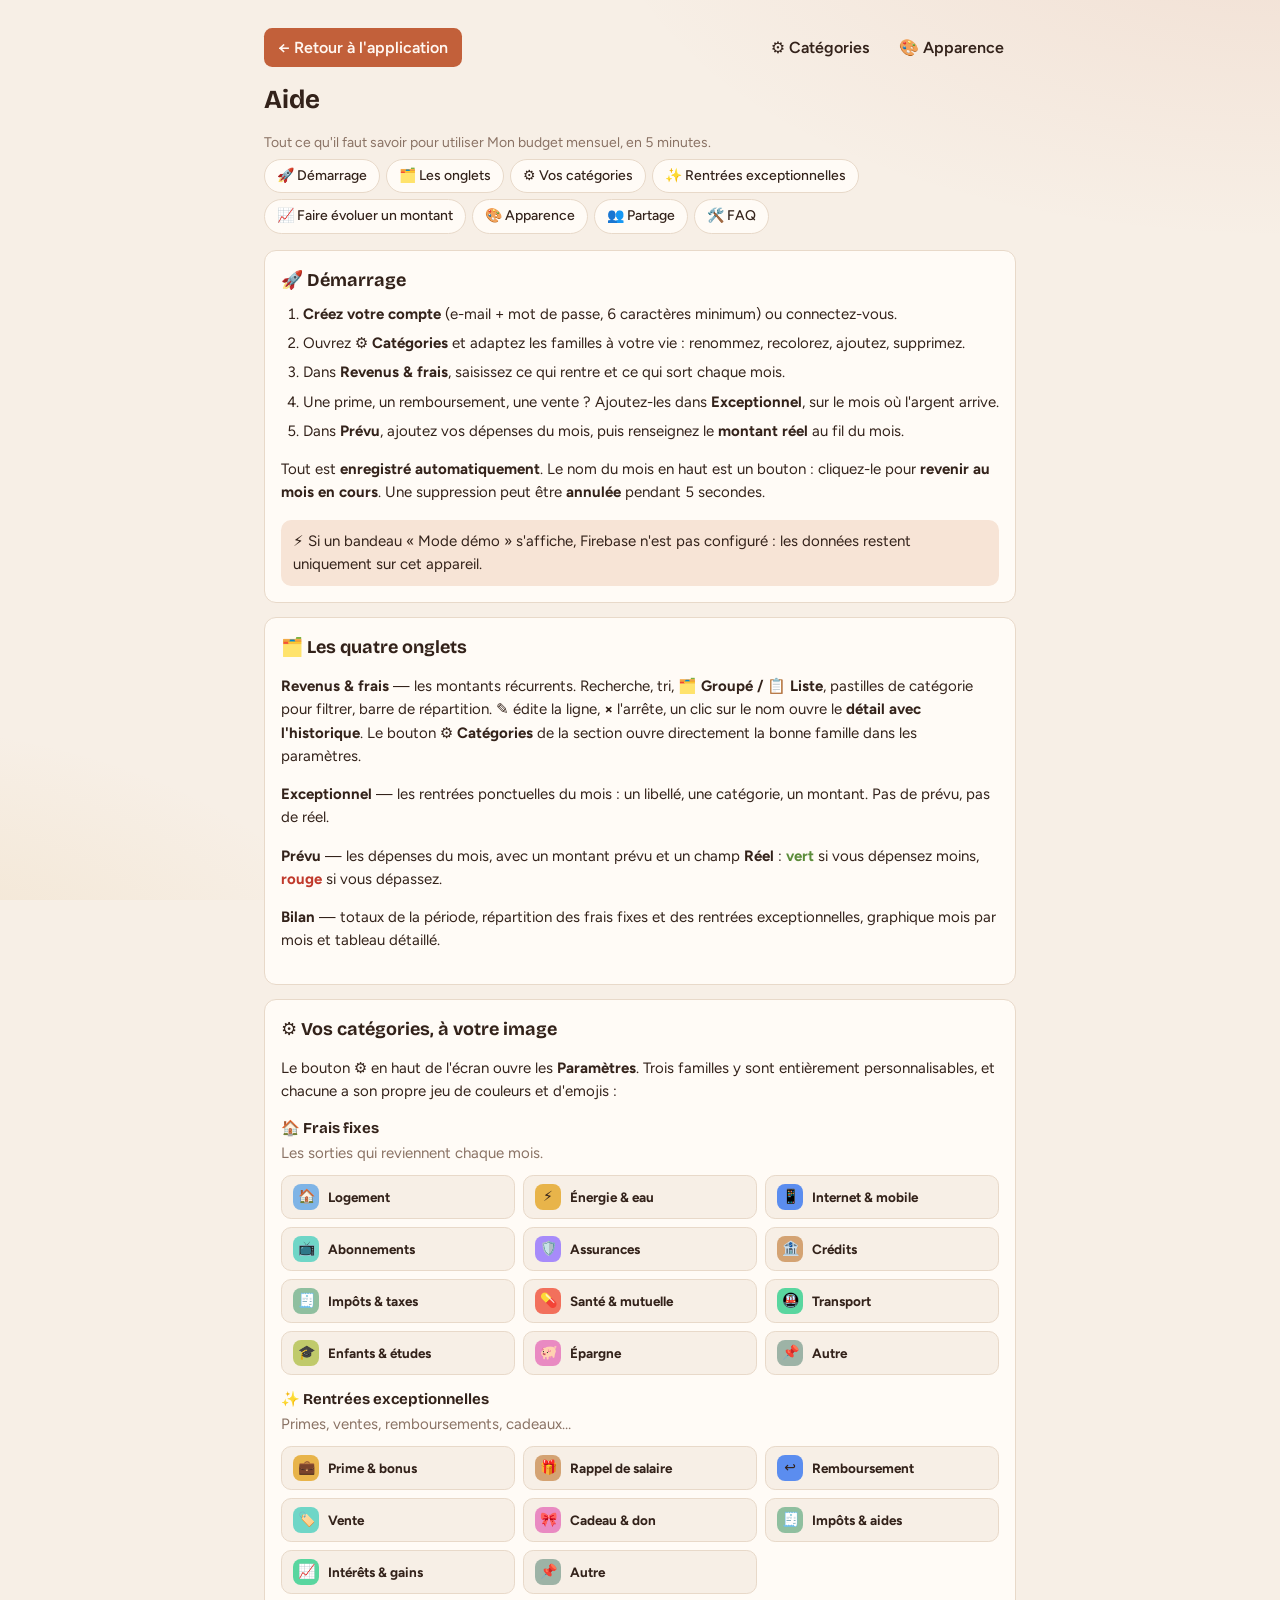
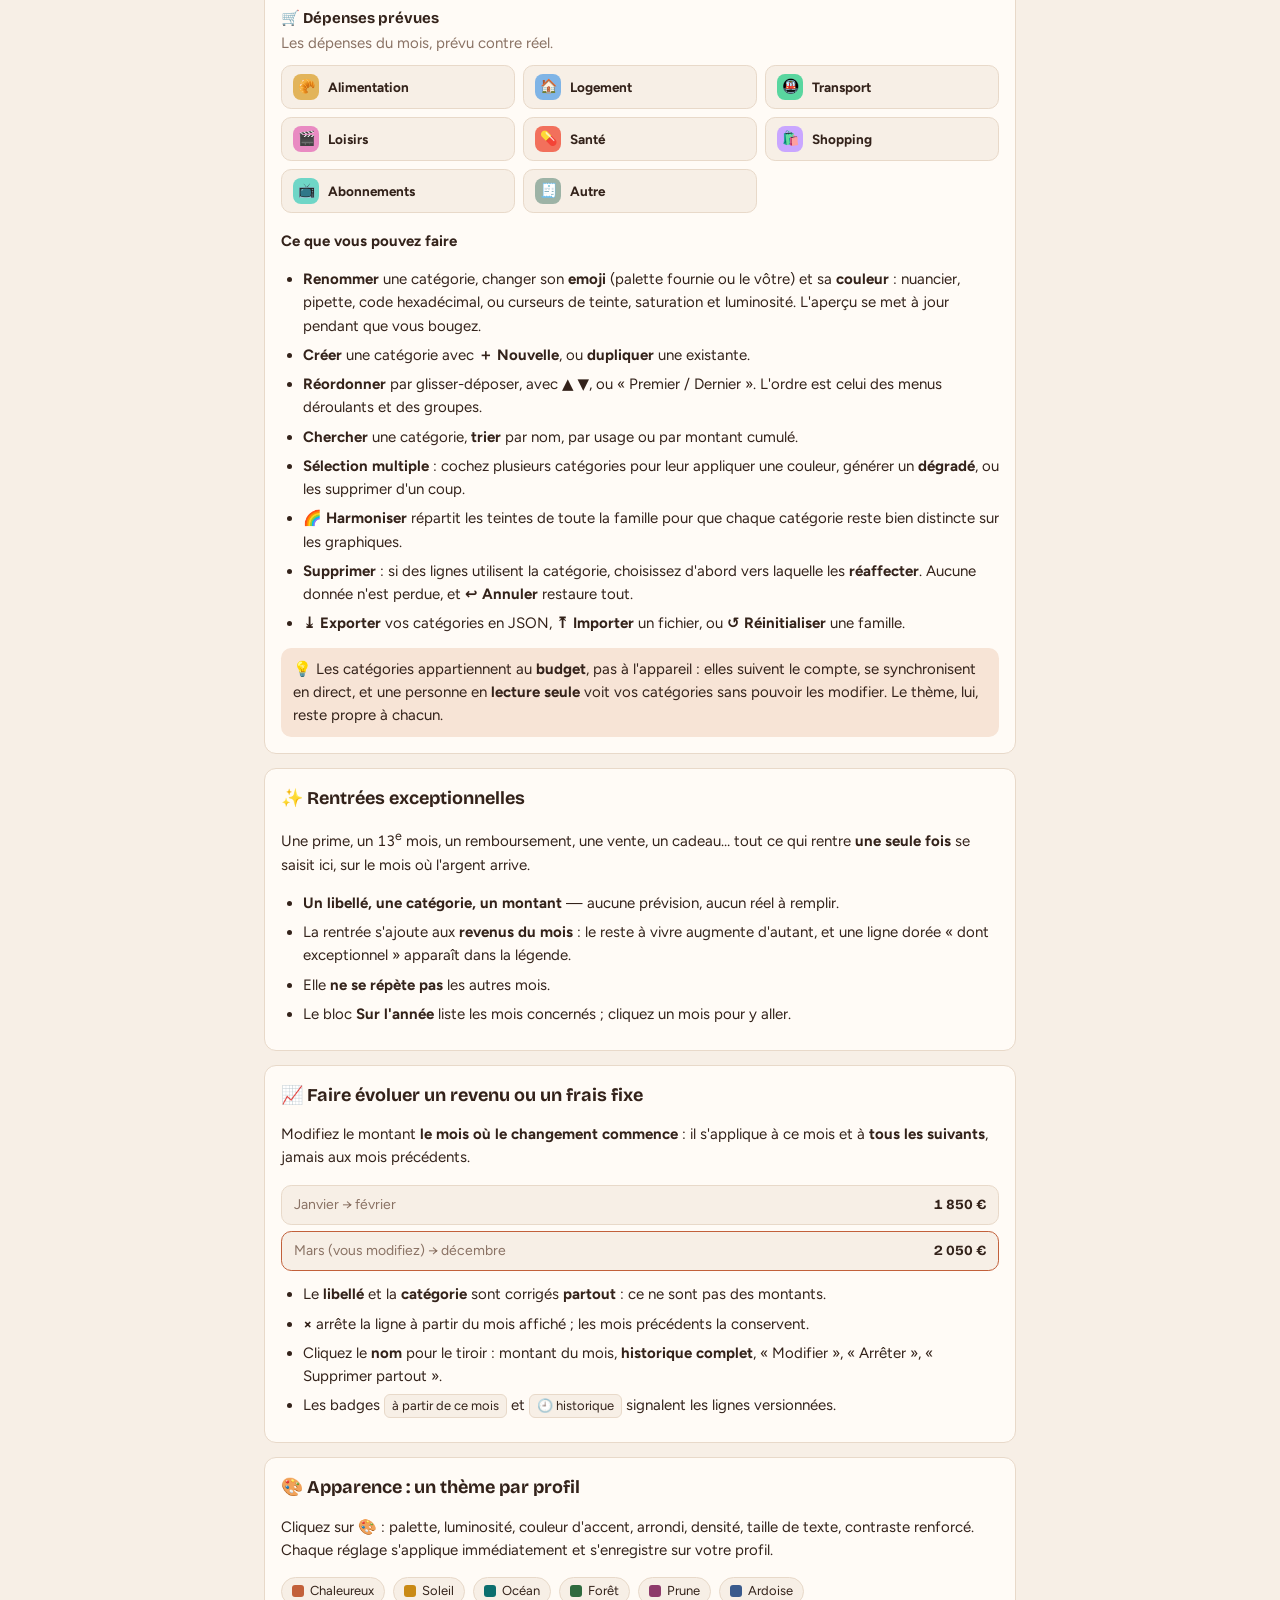
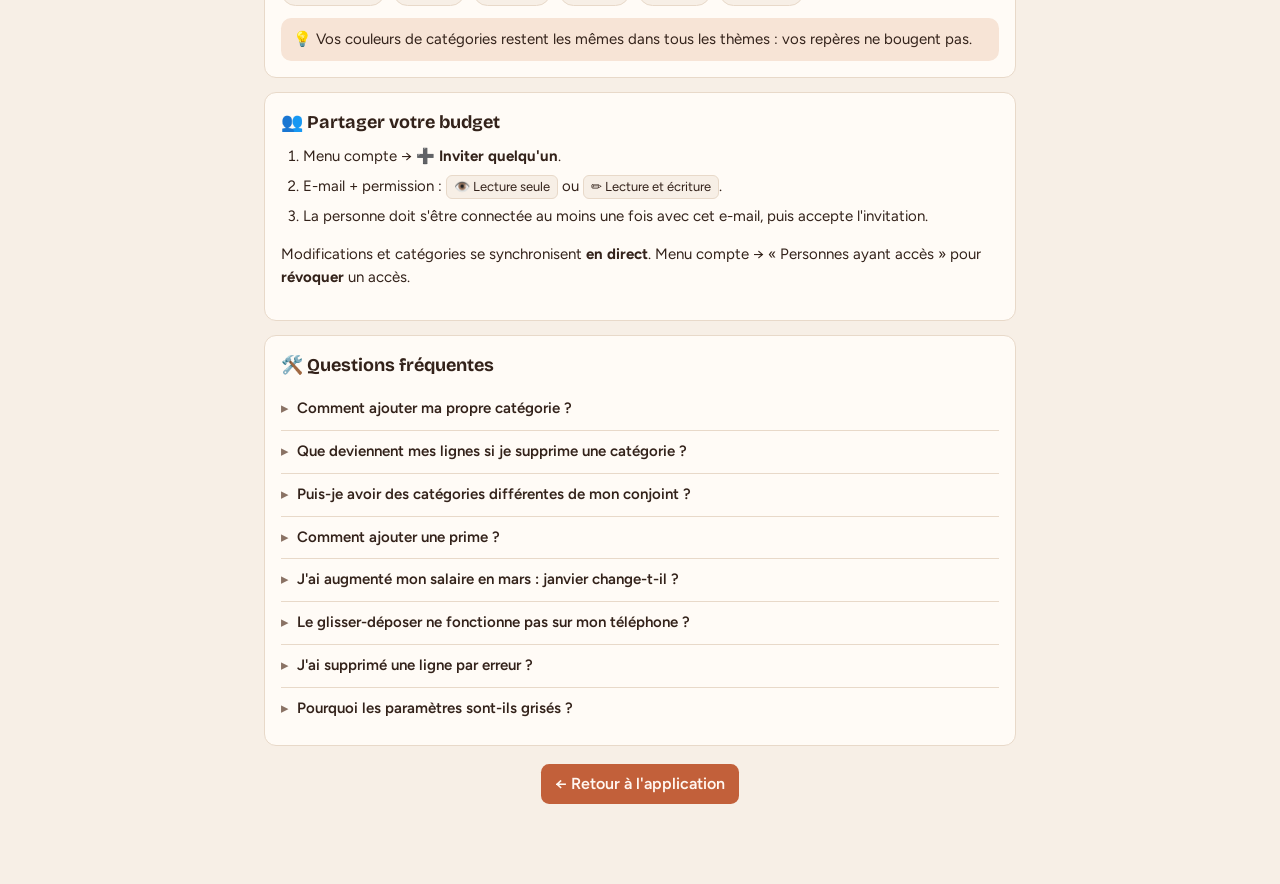
<file: aide.html>
<!doctype html>
<html lang="fr" data-theme="chaleureux" data-mode="light" data-density="normal" data-contrast="normal">
<head>
  <meta charset="utf-8">
  <meta name="viewport" content="width=device-width, initial-scale=1, viewport-fit=cover">
  <title>Aide — Mon budget mensuel</title>
  <script>
  (function(){try{
    var p=JSON.parse(localStorage.getItem('budget.prefs.last')||'{}');
    var d=p.mode==='dark'||((!p.mode||p.mode==='auto')&&matchMedia('(prefers-color-scheme: dark)').matches);
    var r=document.documentElement;
    r.dataset.theme=p.theme||'chaleureux'; r.dataset.mode=d?'dark':'light';
    r.dataset.density=p.density||'normal'; r.dataset.contrast=p.contrast?'high':'normal';
    r.style.setProperty('--r',(p.radius==null?12:p.radius)+'px');
    r.style.setProperty('--ts',String({s:0.94,m:1,l:1.08}[p.text||'m']));
    if(p.accent!=null){var l=d?64:38;r.style.setProperty('--accent','hsl('+p.accent+' 62% '+l+'%)');
      r.style.setProperty('--soft',d?'hsl('+p.accent+' 26% 21%)':'hsl('+p.accent+' 56% 92%)');
      r.style.setProperty('--c2','hsl('+p.accent+' 62% '+l+'%)');}
  }catch(e){}})();
  </script>
  <link rel="manifest" href="./manifest.webmanifest">
  <link rel="icon" href="./icon.svg" type="image/svg+xml">
  <link rel="preconnect" href="https://fonts.googleapis.com">
  <link rel="preconnect" href="https://fonts.gstatic.com" crossorigin>
  <link rel="stylesheet" href="https://fonts.googleapis.com/css2?family=Bricolage+Grotesque:wght@500;700&family=Figtree:wght@400;500;600&display=swap">
  <link rel="stylesheet" href="./styles.css">
  <style>
    html{scroll-behavior:smooth}
    main{max-width:800px}
    section.box{scroll-margin-top:12px}
    section.box p,section.box li{font-size:calc(15px*var(--ts));line-height:1.55}
    section.box ol,section.box ul{margin:8px 0;padding-left:22px;display:grid;gap:6px}
    .help-top{display:flex;align-items:center;justify-content:space-between;gap:10px;flex-wrap:wrap;margin-bottom:14px}
    .help-top .grp{display:flex;gap:6px}
    .btn-back{display:inline-block;background:var(--accent);color:var(--accent-ink);text-decoration:none;font-weight:600;border-radius:var(--r2);padding:8px 14px}
    .help-nav{display:flex;flex-wrap:wrap;gap:6px;margin:0 0 16px}
    .help-nav a{background:var(--surface);border:1px solid var(--line);color:var(--ink);text-decoration:none;font-size:14px;font-weight:500;border-radius:var(--rp);padding:6px 12px}
    .help-nav a:hover{background:var(--soft)}
    .catgrid{display:grid;grid-template-columns:repeat(auto-fit,minmax(210px,1fr));gap:8px;margin:10px 0 0}
    .catcard{display:flex;gap:9px;align-items:center;background:var(--bg);border:1px solid var(--line);border-radius:var(--r3);padding:8px 11px}
    .catcard .sw{width:26px;height:26px;border-radius:8px;flex:0 0 auto;display:grid;place-items:center;font-size:14px}
    .catcard b{display:block;font-size:13.5px;overflow-wrap:anywhere}
    .fam{margin-top:14px}
    .fam h3{margin:0 0 2px;font-size:15px;font-family:"Bricolage Grotesque",sans-serif}
    .fam p{margin:0;font-size:13px;color:var(--muted)}
    .badge{display:inline-block;border:1px solid var(--line);border-radius:6px;padding:1px 7px;font-size:13px;background:var(--bg);white-space:nowrap}
    .pal{display:flex;flex-wrap:wrap;gap:8px;margin:10px 0 0}
    .pal span{display:flex;align-items:center;gap:6px;border:1px solid var(--line);border-radius:var(--rp);padding:4px 10px;font-size:13px;background:var(--bg)}
    .pal i{width:12px;height:12px;border-radius:3px;display:inline-block}
    .demo{display:grid;gap:6px;margin:12px 0 0}
    .demo-row{display:flex;align-items:center;gap:10px;background:var(--bg);border:1px solid var(--line);border-radius:var(--r3);padding:9px 12px;font-size:14px}
    .demo-row span{flex:1;color:var(--muted)}
    .demo-row b{font-family:"Bricolage Grotesque",sans-serif}
    .demo-row.now{border-color:var(--accent)}
    details{border-bottom:1px solid var(--line);padding:10px 0}
    details:last-of-type{border-bottom:0}
    summary{cursor:pointer;font-weight:600;font-size:15px;list-style:none;display:flex;gap:8px;align-items:baseline}
    summary::-webkit-details-marker{display:none}
    summary::before{content:"▸";color:var(--muted);transition:transform .15s}
    details[open] summary::before{transform:rotate(90deg)}
    details p{margin:8px 0 2px;color:var(--muted)}
    .foot-back{text-align:center;margin-top:18px}
  </style>
</head>
<body>
<main>
  <div class="help-top">
    <a class="btn-back" href="./index.html">← Retour à l'application</a>
    <span class="grp">
      <button class="ghost" type="button" data-cats-open title="Paramètres des catégories">⚙️ Catégories</button>
      <button class="ghost" type="button" data-theme-open title="Apparence">🎨 Apparence</button>
    </span>
  </div>
  <h1>Aide</h1>
  <p class="note">Tout ce qu'il faut savoir pour utiliser Mon budget mensuel, en 5 minutes.</p>

  <nav class="help-nav" aria-label="Sommaire">
    <a href="#demarrage">🚀 Démarrage</a>
    <a href="#onglets">🗂️ Les onglets</a>
    <a href="#categories">⚙️ Vos catégories</a>
    <a href="#exceptionnel">✨ Rentrées exceptionnelles</a>
    <a href="#evolution">📈 Faire évoluer un montant</a>
    <a href="#apparence">🎨 Apparence</a>
    <a href="#partage">👥 Partage</a>
    <a href="#faq">🛠️ FAQ</a>
  </nav>

  <section class="box" id="demarrage">
    <h2>🚀 Démarrage</h2>
    <ol>
      <li><b>Créez votre compte</b> (e-mail + mot de passe, 6 caractères minimum) ou connectez-vous.</li>
      <li>Ouvrez <b>⚙️ Catégories</b> et adaptez les familles à votre vie : renommez, recolorez, ajoutez, supprimez.</li>
      <li>Dans <b>Revenus &amp; frais</b>, saisissez ce qui rentre et ce qui sort chaque mois.</li>
      <li>Une prime, un remboursement, une vente ? Ajoutez-les dans <b>Exceptionnel</b>, sur le mois où l'argent arrive.</li>
      <li>Dans <b>Prévu</b>, ajoutez vos dépenses du mois, puis renseignez le <b>montant réel</b> au fil du mois.</li>
    </ol>
    <p>Tout est <b>enregistré automatiquement</b>. Le nom du mois en haut est un bouton : cliquez-le pour <b>revenir au mois en cours</b>. Une suppression peut être <b>annulée</b> pendant 5 secondes.</p>
    <p class="tip">⚡ Si un bandeau « Mode démo » s'affiche, Firebase n'est pas configuré : les données restent uniquement sur cet appareil.</p>
  </section>

  <section class="box" id="onglets">
    <h2>🗂️ Les quatre onglets</h2>
    <p><b>Revenus &amp; frais</b> — les montants récurrents. Recherche, tri, <b>🗂️ Groupé / 📋 Liste</b>, pastilles de catégorie pour filtrer, barre de répartition. <b>✎</b> édite la ligne, <b>×</b> l'arrête, un clic sur le nom ouvre le <b>détail avec l'historique</b>. Le bouton <b>⚙️ Catégories</b> de la section ouvre directement la bonne famille dans les paramètres.</p>
    <p><b>Exceptionnel</b> — les rentrées ponctuelles du mois : un libellé, une catégorie, un montant. Pas de prévu, pas de réel.</p>
    <p><b>Prévu</b> — les dépenses du mois, avec un montant prévu et un champ <b>Réel</b> : <b class="eco">vert</b> si vous dépensez moins, <b class="neg">rouge</b> si vous dépassez.</p>
    <p><b>Bilan</b> — totaux de la période, répartition des frais fixes et des rentrées exceptionnelles, graphique mois par mois et tableau détaillé.</p>
  </section>

  <section class="box" id="categories">
    <h2>⚙️ Vos catégories, à votre image</h2>
    <p>Le bouton <b>⚙️</b> en haut de l'écran ouvre les <b>Paramètres</b>. Trois familles y sont entièrement personnalisables, et chacune a son propre jeu de couleurs et d'emojis :</p>
    <div class="fam"><h3>🏠 Frais fixes</h3><p>Les sorties qui reviennent chaque mois.</p><div class="catgrid" id="cg-fix"></div></div>
    <div class="fam"><h3>✨ Rentrées exceptionnelles</h3><p>Primes, ventes, remboursements, cadeaux…</p><div class="catgrid" id="cg-ext"></div></div>
    <div class="fam"><h3>🛒 Dépenses prévues</h3><p>Les dépenses du mois, prévu contre réel.</p><div class="catgrid" id="cg-plan"></div></div>

    <h3 style="margin-top:18px;font-size:15px">Ce que vous pouvez faire</h3>
    <ul>
      <li><b>Renommer</b> une catégorie, changer son <b>emoji</b> (palette fournie ou le vôtre) et sa <b>couleur</b> : nuancier, pipette, code hexadécimal, ou curseurs de teinte, saturation et luminosité. L'aperçu se met à jour pendant que vous bougez.</li>
      <li><b>Créer</b> une catégorie avec <b>＋ Nouvelle</b>, ou <b>dupliquer</b> une existante.</li>
      <li><b>Réordonner</b> par glisser-déposer, avec ▲ ▼, ou « Premier / Dernier ». L'ordre est celui des menus déroulants et des groupes.</li>
      <li><b>Chercher</b> une catégorie, <b>trier</b> par nom, par usage ou par montant cumulé.</li>
      <li><b>Sélection multiple</b> : cochez plusieurs catégories pour leur appliquer une couleur, générer un <b>dégradé</b>, ou les supprimer d'un coup.</li>
      <li><b>🌈 Harmoniser</b> répartit les teintes de toute la famille pour que chaque catégorie reste bien distincte sur les graphiques.</li>
      <li><b>Supprimer</b> : si des lignes utilisent la catégorie, choisissez d'abord vers laquelle les <b>réaffecter</b>. Aucune donnée n'est perdue, et <b>↩ Annuler</b> restaure tout.</li>
      <li><b>⤓ Exporter</b> vos catégories en JSON, <b>⤒ Importer</b> un fichier, ou <b>↺ Réinitialiser</b> une famille.</li>
    </ul>
    <p class="tip">💡 Les catégories appartiennent au <b>budget</b>, pas à l'appareil : elles suivent le compte, se synchronisent en direct, et une personne en <b>lecture seule</b> voit vos catégories sans pouvoir les modifier. Le thème, lui, reste propre à chacun.</p>
  </section>

  <section class="box" id="exceptionnel">
    <h2>✨ Rentrées exceptionnelles</h2>
    <p>Une prime, un 13<sup>e</sup> mois, un remboursement, une vente, un cadeau… tout ce qui rentre <b>une seule fois</b> se saisit ici, sur le mois où l'argent arrive.</p>
    <ul>
      <li><b>Un libellé, une catégorie, un montant</b> — aucune prévision, aucun réel à remplir.</li>
      <li>La rentrée s'ajoute aux <b>revenus du mois</b> : le reste à vivre augmente d'autant, et une ligne dorée « dont exceptionnel » apparaît dans la légende.</li>
      <li>Elle <b>ne se répète pas</b> les autres mois.</li>
      <li>Le bloc <b>Sur l'année</b> liste les mois concernés ; cliquez un mois pour y aller.</li>
    </ul>
  </section>

  <section class="box" id="evolution">
    <h2>📈 Faire évoluer un revenu ou un frais fixe</h2>
    <p>Modifiez le montant <b>le mois où le changement commence</b> : il s'applique à ce mois et à <b>tous les suivants</b>, jamais aux mois précédents.</p>
    <div class="demo">
      <div class="demo-row"><span>Janvier → février</span><b>1 850 €</b></div>
      <div class="demo-row now"><span>Mars (vous modifiez) → décembre</span><b>2 050 €</b></div>
    </div>
    <ul style="margin-top:12px">
      <li>Le <b>libellé</b> et la <b>catégorie</b> sont corrigés <b>partout</b> : ce ne sont pas des montants.</li>
      <li><b>×</b> arrête la ligne à partir du mois affiché ; les mois précédents la conservent.</li>
      <li>Cliquez le <b>nom</b> pour le tiroir : montant du mois, <b>historique complet</b>, « Modifier », « Arrêter », « Supprimer partout ».</li>
      <li>Les badges <span class="badge">à partir de ce mois</span> et <span class="badge">🕘 historique</span> signalent les lignes versionnées.</li>
    </ul>
  </section>

  <section class="box" id="apparence">
    <h2>🎨 Apparence : un thème par profil</h2>
    <p>Cliquez sur <b>🎨</b> : palette, luminosité, couleur d'accent, arrondi, densité, taille de texte, contraste renforcé. Chaque réglage s'applique immédiatement et s'enregistre sur votre profil.</p>
    <div class="pal">
      <span><i style="background:#C2603A"></i>Chaleureux</span><span><i style="background:#C98A16"></i>Soleil</span>
      <span><i style="background:#0B6E6E"></i>Océan</span><span><i style="background:#2F6B3F"></i>Forêt</span>
      <span><i style="background:#8E3B6B"></i>Prune</span><span><i style="background:#3A5A8C"></i>Ardoise</span>
    </div>
    <p class="tip">💡 Vos couleurs de catégories restent les mêmes dans tous les thèmes : vos repères ne bougent pas.</p>
  </section>

  <section class="box" id="partage">
    <h2>👥 Partager votre budget</h2>
    <ol>
      <li>Menu compte → <b>➕ Inviter quelqu'un</b>.</li>
      <li>E-mail + permission : <span class="badge">👁️ Lecture seule</span> ou <span class="badge">✏️ Lecture et écriture</span>.</li>
      <li>La personne doit s'être connectée au moins une fois avec cet e-mail, puis accepte l'invitation.</li>
    </ol>
    <p>Modifications et catégories se synchronisent <b>en direct</b>. Menu compte → « Personnes ayant accès » pour <b>révoquer</b> un accès.</p>
  </section>

  <section class="box" id="faq">
    <h2>🛠️ Questions fréquentes</h2>
    <details>
      <summary>Comment ajouter ma propre catégorie ?</summary>
      <p>⚙️ en haut → choisissez la famille → <b>＋ Nouvelle</b>. Donnez un nom, un emoji, une couleur : elle apparaît aussitôt dans les menus, les groupes et les graphiques.</p>
    </details>
    <details>
      <summary>Que deviennent mes lignes si je supprime une catégorie ?</summary>
      <p>Les paramètres vous demandent vers quelle catégorie les <b>réaffecter</b>. Elles sont déplacées, jamais supprimées. <b>↩ Annuler</b> en bas du panneau restaure l'état précédent.</p>
    </details>
    <details>
      <summary>Puis-je avoir des catégories différentes de mon conjoint ?</summary>
      <p>Les catégories appartiennent au budget : sur votre budget vous avez les vôtres, sur le sien vous voyez les siennes. Le thème, lui, est propre à chaque profil.</p>
    </details>
    <details>
      <summary>Comment ajouter une prime ?</summary>
      <p>Onglet <b>Exceptionnel</b>, sur le mois où l'argent arrive : libellé, catégorie, montant.</p>
    </details>
    <details>
      <summary>J'ai augmenté mon salaire en mars : janvier change-t-il ?</summary>
      <p>Non. Allez sur mars, ✎ sur la ligne, nouveau montant. Mars et les suivants l'utilisent ; janvier et février gardent l'ancien.</p>
    </details>
    <details>
      <summary>Le glisser-déposer ne fonctionne pas sur mon téléphone ?</summary>
      <p>Utilisez ▲ ▼ dans la liste, ou « Premier / Dernier » dans le panneau de droite. Le tri doit être sur <b>Ordre manuel</b>.</p>
    </details>
    <details>
      <summary>J'ai supprimé une ligne par erreur ?</summary>
      <p><b>Annuler</b> dans le message en bas de l'écran : 5 secondes pour tout restaurer, historique compris.</p>
    </details>
    <details>
      <summary>Pourquoi les paramètres sont-ils grisés ?</summary>
      <p>Vous consultez un budget partagé en <b>lecture seule</b>. Demandez une réinvitation avec la permission ✏️.</p>
    </details>
  </section>

  <p class="foot-back"><a class="btn-back" href="./index.html">← Retour à l'application</a></p>
</main>
<script type="module">
import { initThemeUI, applyPrefs, readCache } from './theme.js';
import { initCatsUI, applySets, readCache as readCats, DEFAULTS, list } from './cats.js';
applyPrefs(readCache(), { notify: false });
applySets(readCats('last') || DEFAULTS, { notify: false });
initThemeUI({ saveHint: 'Enregistré sur cet appareil' });
initCatsUI({ canEdit: () => false });
const paint = () => {
  ['fix', 'ext', 'plan'].forEach(k => {
    const box = document.getElementById('cg-' + k);
    if (!box) return;
    box.innerHTML = list(k).map(c =>
      '<div class="catcard"><span class="sw" style="background:' + c.c + '">' + c.e + '</span><b>' +
      c.label.replace(/[&<>"]/g, s => ({ '&': '&amp;', '<': '&lt;', '>': '&gt;', '"': '&quot;' }[s])) + '</b></div>').join('');
  });
};
paint();
document.querySelectorAll('[data-cats-open]').forEach(b => b.addEventListener('click', () => setTimeout(paint, 400)));
</script>
<script>
if ('serviceWorker' in navigator && (location.protocol === 'https:' || location.hostname === 'localhost')) {
  navigator.serviceWorker.register('./sw.js').catch(function(){});
}
</script>
</body>
</html>
</file>
<file: styles.css>
/* ═══════════ Mon budget mensuel — styles & thèmes ═══════════ */
:root{
  --r:12px; --r2:calc(var(--r)*.68); --r3:calc(var(--r)*.85); --rp:999px;
  --d:1; --ts:1;
  --bg:#F7EFE6;--surface:#FFFBF6;--ink:#33221A;--muted:#8A7264;--line:#E8D9C9;
  --accent:#C2603A;--accent-ink:#FFF7F1;--soft:#F7E4D6;
  --pos:#2F7D5D;--neg:#C0392B;--eco:#5C8C3A;--gold:#C98A16;
  --c1:#6B4A38;--c2:#C2603A;--c3:#E8B98A;--scrim:rgba(51,34,26,.42);
  color-scheme:light;
}
:root[data-theme="ocean"]{--bg:#EEF3F4;--surface:#FFFFFF;--ink:#12262B;--muted:#5C7075;--line:#D5E0E2;--accent:#0B6E6E;--accent-ink:#FFFFFF;--soft:#DCEBEB;--pos:#0B6E6E;--neg:#B3261E;--eco:#2E9E1F;--gold:#B8860B;--c1:#12262B;--c2:#0B6E6E;--c3:#9CCFCB;--scrim:rgba(10,20,22,.5)}
:root[data-theme="foret"]{--bg:#EDF3EC;--surface:#FFFFFF;--ink:#16281B;--muted:#5E7360;--line:#D5E2D3;--accent:#2F6B3F;--accent-ink:#F4FBF3;--soft:#DDEBDA;--pos:#2F6B3F;--neg:#B3261E;--eco:#4C8B2B;--gold:#B08A1E;--c1:#23392A;--c2:#4C8B2B;--c3:#A9C9A0;--scrim:rgba(16,32,20,.45)}
:root[data-theme="soleil"]{--bg:#FBF3E1;--surface:#FFFDF6;--ink:#33280F;--muted:#8A7A55;--line:#EFE1C4;--accent:#A06A0B;--accent-ink:#FFFAEE;--soft:#F7E7C6;--pos:#2F7D5D;--neg:#C0392B;--eco:#5C8C3A;--gold:#C98A16;--c1:#6B5628;--c2:#C98A16;--c3:#E8CE8A;--scrim:rgba(51,40,15,.42)}
:root[data-theme="prune"]{--bg:#F6EEF3;--surface:#FFFBFE;--ink:#2B1A28;--muted:#7C6478;--line:#E7D7E3;--accent:#8E3B6B;--accent-ink:#FFF6FB;--soft:#F1DDE9;--pos:#2E7D6B;--neg:#C2334D;--eco:#5C8C3A;--gold:#B8860B;--c1:#4A2A40;--c2:#8E3B6B;--c3:#D9A6C4;--scrim:rgba(43,26,40,.45)}
:root[data-theme="ardoise"]{--bg:#EFF2F6;--surface:#FFFFFF;--ink:#1B2430;--muted:#66748A;--line:#DBE2EC;--accent:#3A5A8C;--accent-ink:#F5F9FF;--soft:#E2E8F3;--pos:#2E7D5B;--neg:#C0392B;--eco:#4C8B2B;--gold:#B08A1E;--c1:#2A3646;--c2:#3A5A8C;--c3:#A9BAD4;--scrim:rgba(20,28,40,.48)}

:root[data-mode="dark"]{
  --bg:#1E1512;--surface:#2A1E19;--ink:#F7EBE0;--muted:#B9A08E;--line:#413029;
  --accent:#E8875C;--accent-ink:#241611;--soft:#3A2A22;
  --pos:#6FCF97;--neg:#FF8A7A;--eco:#A9D977;--gold:#E8B44A;
  --c1:#D9B99F;--c2:#E8875C;--c3:#7A5A46;--scrim:rgba(0,0,0,.58);
  color-scheme:dark;
}
:root[data-mode="dark"][data-theme="ocean"]{--bg:#0F1B1E;--surface:#17282C;--ink:#E7F0F1;--muted:#93A9AD;--line:#2A4146;--accent:#4FC3C0;--accent-ink:#0F1B1E;--soft:#1F383C;--pos:#4FC3C0;--neg:#FF8A80;--eco:#A3E635;--gold:#E0B84C;--c1:#C9D8DA;--c2:#4FC3C0;--c3:#3E7F83}
:root[data-mode="dark"][data-theme="foret"]{--bg:#0F1A13;--surface:#18261C;--ink:#E6F0E4;--muted:#94AC96;--line:#2A3F2E;--accent:#6FCF7F;--accent-ink:#0F1A13;--soft:#223528;--pos:#6FCF7F;--neg:#FF8A80;--eco:#B7E36A;--gold:#E0B84C;--c1:#C6DCC4;--c2:#6FCF7F;--c3:#3F6B49}
:root[data-mode="dark"][data-theme="soleil"]{--bg:#1C1710;--surface:#262017;--ink:#F6EBD8;--muted:#B6A484;--line:#3E3427;--accent:#E8B44A;--accent-ink:#241C0E;--soft:#3A3020;--pos:#6FCF97;--neg:#FF8A7A;--eco:#B7E36A;--gold:#E8B44A;--c1:#DCC9A2;--c2:#E8B44A;--c3:#7A6534}
:root[data-mode="dark"][data-theme="prune"]{--bg:#1A1018;--surface:#261826;--ink:#F3E7F0;--muted:#B296AC;--line:#3E2A3B;--accent:#E07AB0;--accent-ink:#231220;--soft:#332030;--pos:#6FCF97;--neg:#FF8A9E;--eco:#A9D977;--gold:#E0B84C;--c1:#DEC3D6;--c2:#E07AB0;--c3:#7A4A68}
:root[data-mode="dark"][data-theme="ardoise"]{--bg:#111823;--surface:#1A2331;--ink:#E8EDF6;--muted:#94A3B8;--line:#2B3849;--accent:#7FA8E0;--accent-ink:#101823;--soft:#223044;--pos:#6FCF97;--neg:#FF8A80;--eco:#A9D977;--gold:#E0B84C;--c1:#C7D3E4;--c2:#7FA8E0;--c3:#41597E}

:root[data-density="compact"]{--d:.8}
:root[data-density="large"]{--d:1.18}
:root[data-contrast="high"]{--muted:color-mix(in srgb,var(--ink) 80%,var(--bg));--line:color-mix(in srgb,var(--ink) 36%,var(--bg))}

*{box-sizing:border-box;scrollbar-width:thin;scrollbar-color:color-mix(in srgb,var(--accent) 58%,var(--surface)) var(--soft)}
::-webkit-scrollbar{width:10px;height:10px}
::-webkit-scrollbar-track{background:var(--soft);border-radius:var(--rp)}
::-webkit-scrollbar-thumb{background:color-mix(in srgb,var(--accent) 60%,var(--surface));border-radius:var(--rp);border:2px solid var(--soft)}
::-webkit-scrollbar-thumb:hover{background:var(--accent)}
[hidden]{display:none!important}
html{scroll-padding-top:env(safe-area-inset-top,0px)}
body{margin:0;color:var(--ink);font:400 calc(16px*var(--ts))/1.45 Figtree,system-ui,-apple-system,"Segoe UI",sans-serif;font-variant-numeric:tabular-nums;
  padding-top:env(safe-area-inset-top,0px);padding-bottom:env(safe-area-inset-bottom,0px);
  background:
    radial-gradient(1100px 560px at 100% -12%, color-mix(in srgb,var(--accent) 12%,transparent), transparent 62%),
    radial-gradient(880px 480px at -12% 112%, color-mix(in srgb,var(--gold) 12%,transparent), transparent 60%),
    var(--bg);
  background-attachment:fixed;transition:background-color .3s,color .3s}
main{max-width:640px;margin:0 auto;padding:calc(20px*var(--d)) 16px 48px}
h1,h2,.big{font-family:"Bricolage Grotesque",Figtree,system-ui,sans-serif}
h1{font-size:calc(22px*var(--ts));margin:0 0 14px;font-weight:700}
h2{font-size:calc(18px*var(--ts));margin:0 0 10px;font-weight:700}
.month{display:flex;align-items:center;justify-content:space-between;background:var(--surface);border:1px solid var(--line);border-radius:var(--r);padding:6px}
.month b{font-family:"Bricolage Grotesque",sans-serif;font-size:calc(18px*var(--ts));text-transform:capitalize}
button{font:inherit;cursor:pointer;border:0;border-radius:var(--r2);padding:8px 14px;background:var(--accent);color:var(--accent-ink);font-weight:600;transition:background-color .18s,color .18s,transform .12s,box-shadow .18s}
button:active{transform:translateY(1px)}
button.ghost{background:transparent;color:var(--ink);padding:8px 12px}
button.ghost:hover{background:var(--soft)}
button:disabled{opacity:.5;cursor:not-allowed}
button:focus-visible,input:focus-visible,select:focus-visible,a:focus-visible,summary:focus-visible{outline:2px solid var(--accent);outline-offset:2px}
.sum{margin:14px 0;background:var(--surface);border:1px solid var(--line);border-radius:var(--r);padding:calc(16px*var(--d));box-shadow:0 1px 2px color-mix(in srgb,var(--ink) 6%,transparent)}
.rest{display:flex;justify-content:space-between;align-items:baseline;gap:8px}
.rest span{color:var(--muted)}
.big{font-size:34px;font-weight:700;line-height:1.1}
.pos{color:var(--pos)}.neg{color:var(--neg)}.eco{color:var(--eco)}
.pie{display:flex;align-items:center;justify-content:center;gap:18px;flex-wrap:wrap}
.donut{position:relative;width:150px;height:150px;flex:0 0 auto}
.donut svg{width:100%;height:100%;display:block}
.donut .mid{position:absolute;inset:0;display:flex;flex-direction:column;align-items:center;justify-content:center;text-align:center}
.donut .mid span{font-size:calc(12px*var(--ts));color:var(--muted)}
.donut .mid b{font-family:"Bricolage Grotesque",sans-serif;font-size:calc(16px*var(--ts));line-height:1.15}
.legend{flex:1 1 170px;display:grid;gap:9px;font-size:calc(14px*var(--ts))}
.legend div{display:flex;align-items:center;gap:8px}
.legend i{width:12px;height:12px;border-radius:3px;background:var(--c);flex:0 0 auto}
.legend span{flex:1;color:var(--muted)}
.legend b{font-weight:600}
.gap{display:flex;justify-content:space-between;gap:8px;margin-top:14px;padding-top:10px;border-top:1px solid var(--line);font-size:calc(14px*var(--ts))}
.muted{color:var(--muted)}
.tabs{display:flex;gap:4px;background:var(--soft);padding:4px;border-radius:var(--r);margin:18px 0 14px}
.tabs button{flex:1;background:transparent;color:var(--muted);padding:10px 8px}
.tabs button[aria-selected="true"],.tabs button.on{background:var(--surface);color:var(--ink);box-shadow:0 1px 2px color-mix(in srgb,var(--ink) 14%,transparent)}
section.box{background:var(--surface);border:1px solid var(--line);border-radius:var(--r);padding:calc(16px*var(--d));margin-bottom:14px}
.row{display:flex;align-items:center;gap:8px;padding:calc(9px*var(--d)) 0;border-bottom:1px solid var(--line)}
.row:last-of-type{border-bottom:0}
.row .n{flex:1;min-width:0;overflow-wrap:anywhere}
.row .n small{display:block;color:var(--muted);font-size:calc(13px*var(--ts))}
.row .a{font-weight:600;white-space:nowrap}
.x{background:transparent;color:var(--muted);padding:4px 10px;font-size:20px;line-height:1;border-radius:var(--r2)}
.x:hover{color:var(--neg);background:color-mix(in srgb,var(--neg) 12%,transparent)}
.tot{display:flex;justify-content:space-between;font-weight:600;padding-top:10px;border-top:2px solid var(--line);margin-top:4px}
.empty{color:var(--muted);margin:4px 0 8px}
form{display:flex;flex-wrap:wrap;gap:8px;margin-top:12px}
input,select{font:inherit;color:var(--ink);background:var(--bg);border:1px solid var(--line);border-radius:var(--r2);padding:9px 10px;min-width:0}
input:disabled{opacity:.6}
form input[name=name]{flex:2 1 140px}
form input[name=amount]{flex:1 1 90px}
form select{flex:1 1 120px}
form button{flex:0 0 auto}
.real{width:92px;text-align:right;padding:6px 8px}
.delta{font-size:calc(13px*var(--ts))}
.note{color:var(--muted);font-size:calc(14px*var(--ts));margin:0 0 6px}
.foot{display:flex;gap:8px;justify-content:flex-end;margin-top:6px}
.presets{display:flex;flex-wrap:wrap;gap:6px;margin-bottom:12px}
.chip{background:var(--bg);color:var(--ink);border:1px solid var(--line);padding:6px 12px;border-radius:var(--rp)}
.chip[aria-pressed="true"]{background:var(--accent);color:var(--accent-ink);border-color:var(--accent)}
.per{display:flex;align-items:center;gap:12px;flex-wrap:wrap}
.per label{display:flex;align-items:center;gap:6px}
.cards{display:grid;grid-template-columns:1fr 1fr;gap:10px}
.card{background:var(--bg);border-radius:var(--r3);padding:10px 12px;border:1px solid var(--line)}
.card span{display:block;color:var(--muted);font-size:calc(13px*var(--ts))}
.card b{font-family:"Bricolage Grotesque",sans-serif;font-size:calc(19px*var(--ts))}
.scroll{overflow-x:auto}
.lg{display:flex;flex-wrap:wrap;gap:6px 14px;font-size:calc(13px*var(--ts));color:var(--muted);margin-top:8px}
.lg i{display:inline-block;width:10px;height:10px;border-radius:2px;margin-right:5px;vertical-align:-1px}
.lg i.dash{background:none;border-top:2px dashed var(--ink);height:0;width:14px;border-radius:0}
table{width:100%;border-collapse:collapse;font-size:calc(14px*var(--ts));min-width:420px}
th,td{padding:7px 6px;text-align:right;border-bottom:1px solid var(--line)}
th:first-child,td:first-child{text-align:left}
th{color:var(--muted);font-weight:500;font-size:calc(13px*var(--ts))}
tfoot td{font-weight:600;border-bottom:0}

/* ══════════ Barre, comptes, connexion, modales ══════════ */
.topbar{max-width:640px;margin:0 auto;padding:12px 16px 0;display:flex;align-items:center;justify-content:space-between;gap:8px}
.top-actions{display:flex;align-items:center;gap:2px;min-width:0}
.user-chip{color:var(--muted);font-size:calc(13px*var(--ts));max-width:150px;overflow:hidden;text-overflow:ellipsis;white-space:nowrap}
@media (max-width:640px){.user-chip{display:none}}
.account-switcher{position:relative;min-width:0}
.account-btn{display:flex;align-items:center;gap:6px;border:1px solid var(--line);background:var(--surface);max-width:220px;border-radius:var(--r2)}
.account-btn span:first-child{overflow:hidden;text-overflow:ellipsis;white-space:nowrap}
.account-btn .chevron{font-size:12px;color:var(--muted)}
.account-btn.open{border-color:var(--accent)}
.account-menu{position:absolute;top:calc(100% + 6px);left:0;z-index:40;width:min(330px,88vw);max-height:70vh;overflow:auto;background:var(--surface);border:1px solid var(--line);border-radius:var(--r);padding:6px;box-shadow:0 12px 32px color-mix(in srgb,var(--ink) 22%,transparent)}
.account-option{display:flex;align-items:center;gap:8px;width:100%;background:transparent;color:var(--ink);font-weight:500;text-align:left;padding:9px 10px;border-radius:var(--r2)}
.account-option:hover{background:var(--soft)}
.account-option.active{background:var(--soft);font-weight:600}
.account-option .mail{flex:1;min-width:0;overflow:hidden;text-overflow:ellipsis;white-space:nowrap}
.account-icon{flex:0 0 auto}
.account-permission{font-size:12px;color:var(--muted);white-space:nowrap}
.account-row{display:flex;align-items:center;gap:2px}
.account-row .account-option{flex:1;min-width:0}
.account-row.active .account-option{background:var(--soft);font-weight:600}
.unlink-btn{background:transparent;color:var(--muted);padding:6px 8px;font-size:14px;border-radius:var(--r2)}
.unlink-btn:hover{color:var(--neg);background:color-mix(in srgb,var(--neg) 12%,transparent)}
.menu-separator{border-top:1px solid var(--line);margin:6px 4px}
.menu-empty{color:var(--muted);font-size:13px;margin:6px 10px}
.menu-title{font-size:12px;text-transform:uppercase;letter-spacing:.04em;color:var(--muted);margin:8px 10px 4px;font-weight:600}
.account-option.static{cursor:default}
.account-option.static:hover{background:transparent}
.invite-option{color:var(--accent)}
.banner{max-width:608px;margin:10px auto 0;padding:9px 14px;background:var(--surface);border:1px solid var(--line);border-radius:var(--r3);font-size:calc(14px*var(--ts));color:var(--muted);width:calc(100% - 32px)}
.banner.link{color:var(--ink);border-color:var(--neg)}
.banner.link.write-mode{border-color:var(--accent)}
.banner.warn{border-color:var(--gold);color:var(--ink);display:flex;flex-wrap:wrap;align-items:center;gap:8px}
.banner.warn span{flex:1 1 220px}
.banner b{overflow-wrap:anywhere}
button.sm{padding:5px 10px;font-size:13px}
.auth-wrap{min-height:100vh;display:grid;place-items:center;padding:20px 16px}
.auth-card{width:min(420px,100%);background:var(--surface);border:1px solid var(--line);border-radius:calc(var(--r) + 2px);padding:22px;box-shadow:0 18px 48px color-mix(in srgb,var(--ink) 14%,transparent)}
.auth-top{display:flex;align-items:flex-start;justify-content:space-between;gap:10px}
.auth-tabs{margin:14px 0 4px}
.lbl{display:grid;gap:6px;font-size:calc(14px*var(--ts));color:var(--muted);font-weight:500;flex:1 1 100%;margin-top:8px}
.lbl input,.lbl select{width:100%}
#auth-form button[type=submit]{flex:1 1 100%;margin-top:12px;padding:11px}
.error{color:var(--neg);font-size:14px;margin:8px 0 0;flex:1 1 100%}
.error.ok{color:var(--pos)}
.link-btn{background:none;color:var(--accent);font-weight:600;padding:8px 0;font-size:14px;text-decoration:underline;width:100%;text-align:center}
.modal-back{position:fixed;inset:0;z-index:60;background:var(--scrim);display:grid;place-items:center;padding:16px;backdrop-filter:blur(2px)}
.modal{width:min(440px,100%);max-height:85vh;overflow:auto;background:var(--surface);border:1px solid var(--line);border-radius:calc(var(--r) + 2px);padding:20px;box-shadow:0 24px 60px color-mix(in srgb,var(--ink) 30%,transparent)}
.modal-actions{display:flex;justify-content:flex-end;gap:8px;margin-top:16px}
.pending-item{display:flex;align-items:center;justify-content:space-between;gap:10px;flex-wrap:wrap;padding:10px 0;border-bottom:1px solid var(--line)}
.pending-item:last-child{border-bottom:0}
.pending-email{font-weight:600;overflow-wrap:anywhere}
.pending-permission{font-size:13px;color:var(--muted)}
.pending-actions{display:flex;gap:6px}
.btn-refuse{background:transparent;color:var(--neg);border:1px solid var(--line)}
.toast{position:fixed;left:50%;bottom:calc(20px + env(safe-area-inset-bottom,0px));transform:translateX(-50%) translateY(8px);z-index:90;background:var(--ink);color:var(--bg);padding:10px 16px;border-radius:var(--r3);font-size:14px;font-weight:500;opacity:0;transition:opacity .25s,transform .25s;max-width:90vw;display:flex;align-items:center;justify-content:center;gap:10px;box-shadow:0 12px 30px color-mix(in srgb,var(--ink) 34%,transparent)}
.toast.show{opacity:1;transform:translateX(-50%) translateY(0)}
.toast-btn{background:transparent;color:var(--bg);border:1px solid currentColor;border-radius:var(--r2);padding:3px 10px;font-size:13px;font-weight:600}
a{color:var(--accent)}
a.ghost{display:inline-block;text-decoration:none;font-weight:600;border-radius:var(--r2);padding:8px 12px;color:var(--ink)}
a.ghost:hover{background:var(--soft)}
.help-link{margin-top:14px;text-align:center}
.help-link a{text-decoration:none;font-weight:600}

/* ══════════ Studio d'apparence (panneau latéral) ══════════ */
.theme-scrim{position:fixed;inset:0;z-index:70;background:var(--scrim);opacity:0;pointer-events:none;transition:opacity .25s}
.theme-scrim.open{opacity:1;pointer-events:auto}
.theme-drawer{position:fixed;top:0;right:0;bottom:0;z-index:80;width:min(392px,100%);display:flex;flex-direction:column;
  background:var(--surface);border-left:1px solid var(--line);box-shadow:-18px 0 50px color-mix(in srgb,var(--ink) 24%,transparent);
  transform:translateX(102%);visibility:hidden;transition:transform .3s cubic-bezier(.22,.85,.3,1),visibility .3s}
.theme-drawer.open{transform:none;visibility:visible}
.td-head{display:flex;align-items:center;justify-content:space-between;gap:8px;padding:14px 16px;border-bottom:1px solid var(--line);
  background:linear-gradient(120deg,color-mix(in srgb,var(--accent) 16%,var(--surface)),color-mix(in srgb,var(--gold) 12%,var(--surface)))}
.td-head h2{margin:0;font-size:18px}
.td-head .sub{display:block;font-size:12px;color:var(--muted);font-weight:500;font-family:Figtree,sans-serif}
.td-body{flex:1;overflow-y:auto;padding:16px;display:grid;gap:18px}
.td-foot{border-top:1px solid var(--line);padding:12px 16px;display:flex;align-items:center;justify-content:space-between;gap:10px;background:var(--surface)}
.td-saved{font-size:12px;color:var(--muted);text-align:right}
.td-sec{display:grid;gap:9px}
.td-sec>h3{margin:0;font-size:12px;letter-spacing:.05em;text-transform:uppercase;color:var(--muted);font-weight:700;font-family:Figtree,sans-serif}
.td-preview{display:flex;align-items:center;gap:14px;padding:14px;border-radius:var(--r);border:1px solid var(--line);
  background:linear-gradient(140deg,color-mix(in srgb,var(--accent) 10%,var(--bg)),color-mix(in srgb,var(--gold) 8%,var(--bg)))}
.td-donut{position:relative;width:96px;height:96px;flex:0 0 auto}
.td-donut svg{width:100%;height:100%;display:block}
.td-mid{position:absolute;inset:0;display:flex;flex-direction:column;align-items:center;justify-content:center;text-align:center}
.td-mid span{font-size:10px;color:var(--muted)}
.td-mid b{font-family:"Bricolage Grotesque",sans-serif;font-size:15px;color:var(--pos)}
.td-side{display:grid;gap:6px;flex:1;min-width:0}
.td-chip{font-size:12px;font-weight:600;border-radius:var(--rp);padding:4px 10px;border:1px solid currentColor;width:fit-content;max-width:100%;overflow:hidden;text-overflow:ellipsis;white-space:nowrap}
.td-chip.pos{color:var(--pos)}.td-chip.neg{color:var(--neg)}.td-chip.gold{color:var(--gold)}
.td-themes{display:grid;grid-template-columns:1fr 1fr;gap:8px}
.td-theme{display:grid;gap:7px;text-align:left;background:var(--bg);border:1px solid var(--line);color:var(--ink);padding:10px;border-radius:var(--r3);font-weight:600}
.td-theme:hover{border-color:color-mix(in srgb,var(--accent) 50%,var(--line))}
.td-theme[aria-pressed="true"]{border-color:var(--accent);box-shadow:0 0 0 2px color-mix(in srgb,var(--accent) 28%,transparent)}
.td-theme .nm{display:flex;align-items:center;justify-content:space-between;gap:6px;font-size:14px}
.td-theme .hint{font-size:11px;color:var(--muted);font-weight:500}
.td-sw{display:flex;gap:4px}
.td-sw i{width:100%;height:14px;border-radius:4px;border:1px solid color-mix(in srgb,var(--ink) 12%,transparent)}
.seg{display:flex;gap:4px;background:var(--soft);padding:4px;border-radius:var(--r)}
.seg button{flex:1;background:transparent;color:var(--muted);padding:8px 6px;font-size:14px;border-radius:var(--r2)}
.seg button.on{background:var(--surface);color:var(--ink);box-shadow:0 1px 2px color-mix(in srgb,var(--ink) 14%,transparent)}
.td-row{display:flex;align-items:center;gap:10px}
.td-row label{flex:0 0 auto;font-size:14px;color:var(--muted);font-weight:500}
.td-val{font-size:13px;color:var(--ink);font-weight:600;min-width:52px;text-align:right}
input[type=range]{-webkit-appearance:none;appearance:none;flex:1;min-width:0;height:26px;background:transparent;border:0;padding:0}
input[type=range]::-webkit-slider-runnable-track{height:8px;border-radius:var(--rp);background:var(--soft);border:1px solid var(--line)}
input[type=range]::-webkit-slider-thumb{-webkit-appearance:none;width:20px;height:20px;margin-top:-7px;border-radius:50%;background:var(--accent);border:2px solid var(--surface);box-shadow:0 1px 4px color-mix(in srgb,var(--ink) 30%,transparent);cursor:pointer}
input[type=range]::-moz-range-track{height:8px;border-radius:var(--rp);background:var(--soft);border:1px solid var(--line)}
input[type=range]::-moz-range-thumb{width:18px;height:18px;border-radius:50%;background:var(--accent);border:2px solid var(--surface);cursor:pointer}
#td-hue::-webkit-slider-runnable-track{background:linear-gradient(90deg,hsl(0 62% 45%),hsl(60 62% 45%),hsl(120 62% 45%),hsl(180 62% 45%),hsl(240 62% 45%),hsl(300 62% 45%),hsl(360 62% 45%));border-color:transparent}
#td-hue::-moz-range-track{background:linear-gradient(90deg,hsl(0 62% 45%),hsl(60 62% 45%),hsl(120 62% 45%),hsl(180 62% 45%),hsl(240 62% 45%),hsl(300 62% 45%),hsl(360 62% 45%));border-color:transparent}
.td-hues{display:flex;gap:6px;flex-wrap:wrap}
.td-hue{width:26px;height:26px;padding:0;border-radius:50%;border:2px solid var(--surface);box-shadow:0 0 0 1px var(--line)}
.td-hue[aria-pressed="true"]{box-shadow:0 0 0 2px var(--ink)}
.td-auto{background:var(--bg);color:var(--ink);border:1px solid var(--line);border-radius:var(--rp);padding:4px 12px;font-size:13px}
.td-auto[aria-pressed="true"]{background:var(--accent);color:var(--accent-ink);border-color:var(--accent)}
.switch{display:flex;align-items:center;justify-content:space-between;gap:10px;background:var(--bg);border:1px solid var(--line);border-radius:var(--r3);padding:10px 12px;font-size:14px;font-weight:500;cursor:pointer}
.switch input{position:absolute;opacity:0;width:0;height:0}
.switch .track{width:44px;height:26px;border-radius:var(--rp);background:var(--soft);border:1px solid var(--line);position:relative;flex:0 0 auto;transition:background-color .2s}
.switch .track::after{content:"";position:absolute;top:2px;left:2px;width:20px;height:20px;border-radius:50%;background:var(--surface);box-shadow:0 1px 3px color-mix(in srgb,var(--ink) 30%,transparent);transition:transform .2s}
.switch input:checked + .track{background:var(--accent);border-color:var(--accent)}
.switch input:checked + .track::after{transform:translateX(18px)}
.switch input:focus-visible + .track{outline:2px solid var(--accent);outline-offset:2px}

/* ══════════ Responsive ══════════ */
@media (max-width:599.98px){
  main{padding:16px 12px 40px}
  .topbar{padding:10px 12px 0}
  h1{font-size:calc(20px*var(--ts))}
  .tabs button{font-size:calc(13px*var(--ts));padding:9px 4px;line-height:1.25}
  .account-btn{max-width:150px}
  .banner{width:calc(100% - 24px)}
  .sum{padding:14px}
  section.box{padding:14px}
  .real{width:78px}
  .modal{padding:16px}
  .theme-drawer{top:auto;left:0;right:0;bottom:0;width:100%;max-height:88vh;border-left:0;border-top:1px solid var(--line);
    border-radius:calc(var(--r) + 4px) calc(var(--r) + 4px) 0 0;transform:translateY(102%)}
  .theme-drawer.open{transform:none}
  .td-body{padding:14px}
}
@media (max-width:480px){
  form input[name=name],form input[name=amount],form select{flex:1 1 100%}
  form button{flex:1 1 100%;padding:11px}
  .cards{gap:8px}
  .card b{font-size:calc(17px*var(--ts))}
  .td-themes{grid-template-columns:1fr}
}
@media (min-width:600px){
  main{max-width:720px;padding:24px 20px 56px}
  .topbar{max-width:720px;padding:14px 20px 0}
  .banner{max-width:688px}
  .donut{width:160px;height:160px}
  .cards{grid-template-columns:repeat(4,1fr)}
  .auth-card{padding:26px}
}
@media (min-width:900px){
  main{max-width:960px;padding:28px 24px 64px}
  .topbar{max-width:960px;padding:16px 24px 0}
  .banner{max-width:928px}
  h1{font-size:calc(26px*var(--ts))}
  .sum{padding:20px}
  .donut{width:180px;height:180px}
  .donut .mid b{font-size:calc(18px*var(--ts))}
  .legend{max-width:420px;font-size:calc(15px*var(--ts))}
  .pie{gap:28px}
  #view.tab-fixes{display:grid;grid-template-columns:1fr 1fr;gap:14px;align-items:start}
  #view.tab-fixes>section.box{margin-bottom:0}
  #view.tab-year{display:grid;grid-template-columns:1fr 1fr;gap:14px;align-items:start}
  #view.tab-year>.month{grid-column:1/-1;margin-bottom:0!important}
  #view.tab-year>section.box{margin-bottom:0}
  #view.tab-year>section.box:nth-of-type(n+3){grid-column:1/-1}
  .cards{grid-template-columns:1fr 1fr}
  table{min-width:0}
  .row{padding:calc(10px*var(--d)) 0}
  .theme-scrim.open{opacity:.22;pointer-events:none}
}
@media (prefers-reduced-motion:reduce){*{transition-duration:.01ms!important;animation-duration:.01ms!important}}

/* ══════════ Catégories des frais fixes : outils, groupes, édition ══════════ */
.fx-tools{display:flex;flex-wrap:wrap;gap:8px;margin:10px 0 8px}
.fx-search{flex:1 1 170px}
.fx-tools select{flex:0 1 155px}
.fx-toggle{border:1px solid var(--line);flex:0 0 auto}
.fx-toggle[aria-pressed="true"]{background:var(--soft);border-color:var(--accent)}
.fx-chips{display:flex;flex-wrap:wrap;gap:6px;margin:0 0 10px}
.fx-chips .chip{display:inline-flex;align-items:center;gap:6px;font-size:13px;padding:5px 10px;font-weight:500}
.fx-chips .chip i{width:9px;height:9px;border-radius:3px;display:inline-block;flex:0 0 auto}
.fx-chips .chip[aria-pressed="true"] i{box-shadow:0 0 0 1px var(--accent-ink)}
.fx-bar{display:flex;height:12px;border-radius:var(--rp);overflow:hidden;border:1px solid var(--line);margin:0 0 12px;background:var(--soft)}
.fx-bar.lg{height:18px;margin:10px 0 0}
.fx-bar i{display:block;height:100%;transition:width .4s cubic-bezier(.22,.85,.3,1)}
.fx-bar i+i{box-shadow:inset 1px 0 0 color-mix(in srgb,var(--surface) 75%,transparent)}
.fx-dot{width:10px;height:10px;border-radius:3px;flex:0 0 auto;background:var(--line)}
.fx-group{display:flex;align-items:center;gap:8px;margin:12px 0 2px;padding:6px 9px;background:var(--soft);border-radius:var(--r2);font-size:13px}
.fx-gname{flex:1;min-width:0;font-weight:600;overflow:hidden;text-overflow:ellipsis;white-space:nowrap}
.fx-gcount{color:var(--muted);font-size:12px;border:1px solid var(--line);border-radius:var(--rp);padding:0 7px;background:var(--surface)}
.fx-group b{font-variant-numeric:tabular-nums;white-space:nowrap}
.fx-edit{display:flex;flex-wrap:wrap;gap:6px;align-items:center;padding:8px;margin:6px 0;background:var(--soft);border:1px solid var(--accent);border-radius:var(--r2)}
.fx-edit input[name=name]{flex:2 1 130px}
.fx-edit select{flex:1 1 130px}
.fx-edit input[name=amount]{flex:0 1 105px}
.fx-edit button{flex:0 0 auto;padding:7px 12px}
.fx-sub{border-top:0;padding-top:2px;font-weight:500;color:var(--muted);font-size:calc(14px*var(--ts))}
.x.edit{font-size:15px}
.x.edit:hover{color:var(--accent);background:color-mix(in srgb,var(--accent) 14%,transparent)}
.fx-legend{display:grid;grid-template-columns:repeat(auto-fit,minmax(240px,1fr));gap:2px 20px;margin-top:12px}
.fx-lrow{display:flex;align-items:center;gap:8px;font-size:calc(14px*var(--ts));padding:5px 0;border-bottom:1px solid var(--line)}
.fx-lname{flex:1;min-width:0;overflow:hidden;text-overflow:ellipsis;white-space:nowrap}
.fx-lrow b{white-space:nowrap;font-variant-numeric:tabular-nums}
.fx-lpct{color:var(--muted);font-size:12px;min-width:40px;text-align:right}
@media (max-width:480px){
  .fx-tools select,.fx-toggle{flex:1 1 100%}
  .fx-edit input[name=amount]{flex:1 1 100%}
  .fx-edit button{flex:1 1 auto}
}
/* ══════════ Rentrées exceptionnelles, historique des montants, tiroir ══════════ */
.gold{color:var(--gold)}
.month-label{font-family:"Bricolage Grotesque",sans-serif;font-size:calc(18px*var(--ts));text-transform:capitalize;font-weight:700;padding:6px 12px}
.legend .lg-ext span,.legend .lg-ext b{color:var(--gold)}
.vbadge{display:inline-block;font-size:11px;font-weight:600;border-radius:var(--rp);padding:1px 8px;border:1px solid var(--line);background:var(--bg);color:var(--muted);white-space:nowrap}
.vbadge.new{border-color:var(--accent);color:var(--accent)}
.vbadge.hist{border-color:var(--gold);color:var(--gold)}
.nlink{background:none;border:0;padding:0;font:inherit;font-weight:600;color:var(--ink);text-align:left;cursor:pointer;border-radius:4px;max-width:100%;overflow-wrap:anywhere}
.nlink:hover{color:var(--accent);text-decoration:underline}
.fx-scope{flex:1 1 100%;margin:2px 0 0;font-size:12.5px;color:var(--muted);line-height:1.4}
.fx-foot{margin:8px 0 0;font-size:12.5px}
.tip{background:var(--soft);border-radius:var(--r3);padding:10px 12px;font-size:13.5px;line-height:1.45;margin:12px 0 0;color:var(--ink)}
.ext-strip{display:flex;gap:8px;overflow-x:auto;padding:4px 2px 8px}
.ext-chip{display:grid;gap:2px;flex:0 0 auto;min-width:92px;background:var(--bg);border:1px solid var(--line);color:var(--ink);border-radius:var(--r3);padding:8px 12px;text-align:left}
.ext-chip span{font-size:12px;color:var(--muted);text-transform:capitalize}
.ext-chip b{font-family:"Bricolage Grotesque",sans-serif;font-size:15px;color:var(--gold)}
.ext-chip:hover{border-color:var(--gold)}
.ext-chip.on{border-color:var(--accent);box-shadow:0 0 0 2px color-mix(in srgb,var(--accent) 26%,transparent)}
table.wide{min-width:660px}

.drawer-scrim{position:fixed;inset:0;z-index:70;background:var(--scrim);opacity:0;pointer-events:none;transition:opacity .25s}
.drawer-scrim.open{opacity:1;pointer-events:auto}
.detail-drawer{position:fixed;top:0;right:0;bottom:0;z-index:80;width:min(420px,100%);display:flex;flex-direction:column;
  background:var(--surface);border-left:1px solid var(--line);box-shadow:-18px 0 50px color-mix(in srgb,var(--ink) 24%,transparent);
  transform:translateX(102%);visibility:hidden;transition:transform .3s cubic-bezier(.22,.85,.3,1),visibility .3s}
.detail-drawer.open{transform:none;visibility:visible}
.dd-head{display:flex;align-items:center;justify-content:space-between;gap:8px;padding:14px 16px;border-bottom:1px solid var(--line);
  background:linear-gradient(120deg,color-mix(in srgb,var(--accent) 16%,var(--surface)),color-mix(in srgb,var(--gold) 12%,var(--surface)))}
.dd-head h2{margin:0;font-size:18px;overflow-wrap:anywhere}
.dd-body{flex:1;overflow-y:auto;padding:16px}
.dd-foot{border-top:1px solid var(--line);padding:12px 16px;display:grid;gap:6px;background:var(--surface)}
.dd-foot .ghost{text-align:left;border:1px solid var(--line)}
.dd-foot .danger{color:var(--neg);border-color:color-mix(in srgb,var(--neg) 40%,var(--line))}
.dd-foot .danger:hover{background:color-mix(in srgb,var(--neg) 12%,transparent)}
.dd-cur{display:flex;align-items:baseline;justify-content:space-between;gap:10px;background:var(--bg);border:1px solid var(--line);border-radius:var(--r3);padding:12px 14px}
.dd-cur span{color:var(--muted);font-size:13px}
.dd-cur b{font-family:"Bricolage Grotesque",sans-serif;font-size:24px;color:var(--pos)}
.dd-h{margin:16px 0 8px;font-size:12px;letter-spacing:.05em;text-transform:uppercase;color:var(--muted);font-weight:700;font-family:Figtree,sans-serif}
.dd-timeline{display:grid;gap:0;position:relative;padding-left:6px}
.dd-ver{display:flex;align-items:center;gap:10px;padding:10px 0;border-bottom:1px solid var(--line);position:relative}
.dd-ver:last-child{border-bottom:0}
.dd-dot{width:11px;height:11px;border-radius:50%;background:var(--line);border:2px solid var(--surface);box-shadow:0 0 0 1px var(--line);flex:0 0 auto}
.dd-ver.cur .dd-dot{background:var(--accent);box-shadow:0 0 0 2px color-mix(in srgb,var(--accent) 35%,transparent)}
.dd-vmain{flex:1;min-width:0}
.dd-vmain b{display:block;font-family:"Bricolage Grotesque",sans-serif;font-size:17px}
.dd-vmain small{color:var(--muted);font-size:12.5px;text-transform:capitalize}
.dd-ver.cur .dd-vmain b{color:var(--accent)}
.dd-tag{font-size:11px;font-weight:700;border-radius:var(--rp);padding:2px 9px;background:var(--accent);color:var(--accent-ink);white-space:nowrap}

@media (max-width:599.98px){
  .tabs button{font-size:calc(12.5px*var(--ts));padding:9px 3px;line-height:1.2}
  .detail-drawer{top:auto;left:0;right:0;bottom:0;width:100%;max-height:88vh;border-left:0;border-top:1px solid var(--line);
    border-radius:calc(var(--r) + 4px) calc(var(--r) + 4px) 0 0;transform:translateY(102%)}
  .detail-drawer.open{transform:none}
  .dd-foot{grid-template-columns:1fr}
}
@media (min-width:900px){
  #view.tab-extra{display:grid;grid-template-columns:1.35fr 1fr;gap:14px;align-items:start}
  #view.tab-extra>section.box{margin-bottom:0}
  .drawer-scrim.open{opacity:.3}
}

/* ══════════ Paramètres : éditeur de catégories ══════════ */
.sec-head{display:flex;align-items:center;justify-content:space-between;gap:10px;flex-wrap:wrap}
.sec-head h2{margin:0 0 4px}
.cs-scrim{position:fixed;inset:0;z-index:84;background:var(--scrim);backdrop-filter:blur(3px);opacity:0;pointer-events:none;transition:opacity .25s}
.cs-scrim.open{opacity:1;pointer-events:auto}
.cs-panel{position:fixed;z-index:85;left:50%;top:50%;transform:translate(-50%,-48%) scale(.98);opacity:0;visibility:hidden;
  width:min(1140px,calc(100vw - 24px));height:min(880px,calc(100vh - 24px));display:flex;flex-direction:column;overflow:hidden;
  background:var(--surface);border:1px solid var(--line);border-radius:calc(var(--r) + 6px);
  box-shadow:0 32px 80px color-mix(in srgb,var(--ink) 34%,transparent);
  transition:opacity .24s,transform .28s cubic-bezier(.22,.85,.3,1),visibility .28s}
.cs-panel.open{opacity:1;visibility:visible;transform:translate(-50%,-50%) scale(1)}
.cs-head{display:flex;align-items:center;justify-content:space-between;gap:12px;padding:14px 18px;border-bottom:1px solid var(--line);
  background:linear-gradient(115deg,color-mix(in srgb,var(--accent) 20%,var(--surface)),color-mix(in srgb,var(--gold) 14%,var(--surface)) 55%,color-mix(in srgb,var(--c3) 18%,var(--surface)))}
.cs-title h2{margin:0;font-size:20px}
.cs-sub{display:block;font-size:12.5px;color:var(--muted);font-weight:500}
.cs-head-actions{display:flex;align-items:center;gap:4px;flex-wrap:wrap;justify-content:flex-end}
.cs-head-actions .ghost{border:1px solid color-mix(in srgb,var(--ink) 14%,transparent);font-size:13px;padding:6px 10px}
.cs-body{flex:1;min-height:0;display:grid;grid-template-columns:216px minmax(0,1fr) 336px;position:relative}
.cs-rail{border-right:1px solid var(--line);padding:12px;display:flex;flex-direction:column;gap:6px;overflow-y:auto;background:var(--bg)}
.cs-kind{display:flex;align-items:center;gap:10px;width:100%;text-align:left;background:var(--surface);border:1px solid var(--line);color:var(--ink);border-radius:var(--r3);padding:10px 11px;font-weight:600}
.cs-kind:hover{border-color:color-mix(in srgb,var(--accent) 50%,var(--line))}
.cs-kind.on{border-color:var(--accent);background:var(--soft);box-shadow:0 0 0 2px color-mix(in srgb,var(--accent) 24%,transparent)}
.cs-kind-ico{font-size:19px;line-height:1}
.cs-kind-txt{min-width:0}
.cs-kind-txt b{display:block;font-size:14px}
.cs-kind-txt small{display:block;color:var(--muted);font-size:11.5px;font-weight:500}
.cs-rail-note{margin:8px 2px 0;font-size:12px;color:var(--muted);line-height:1.4}
.cs-main{display:flex;flex-direction:column;min-width:0;min-height:0}
.cs-tools{display:flex;gap:8px;padding:12px 14px;border-bottom:1px solid var(--line);flex-wrap:wrap}
.cs-tools input[type=search]{flex:1 1 180px}
.cs-tools select{flex:0 1 170px}
.cs-tools button{flex:0 0 auto}
.cs-bulk{display:flex;align-items:center;gap:8px;flex-wrap:wrap;padding:9px 14px;background:var(--soft);border-bottom:1px solid var(--line);font-size:13px;font-weight:600}
.cs-bulk input[type=color]{width:34px;height:30px;padding:2px;border-radius:var(--r2);flex:0 0 auto}
.cs-bulk .ghost{border:1px solid var(--line);font-size:12.5px;padding:5px 9px}
.cs-list{flex:1;overflow-y:auto;padding:8px 10px 16px}
.cs-row{display:flex;align-items:center;gap:8px;padding:7px 8px;border:1px solid transparent;border-radius:var(--r2);transition:background-color .15s,border-color .15s}
.cs-row:hover{background:var(--bg);border-color:var(--line)}
.cs-row.on{background:var(--soft);border-color:var(--accent)}
.cs-row.dragging{opacity:.4}
.cs-row.over-top{box-shadow:inset 0 3px 0 -1px var(--accent)}
.cs-row.over-bot{box-shadow:inset 0 -3px 0 -1px var(--accent)}
.cs-grip{cursor:grab;color:var(--muted);font-size:14px;width:14px;text-align:center;flex:0 0 auto;user-select:none}
.cs-check{width:16px;height:16px;flex:0 0 auto;accent-color:var(--accent);cursor:pointer}
.cs-name{flex:1;min-width:0;display:flex;align-items:center;gap:9px;background:none;color:var(--ink);padding:2px 4px;text-align:left;font-weight:600;border-radius:var(--r2)}
.cs-name:hover .cs-lab{color:var(--accent);text-decoration:underline}
.cs-emo{font-size:17px;line-height:1;flex:0 0 auto}
.cs-lab{min-width:0;overflow:hidden;text-overflow:ellipsis;white-space:nowrap;font-size:14px}
.cs-use{font-size:11.5px;color:var(--muted);white-space:nowrap;flex:0 0 auto}
.cs-dot{width:16px;height:16px;border-radius:5px;flex:0 0 auto;border:1px solid color-mix(in srgb,var(--ink) 18%,transparent)}
.cs-move{display:flex;gap:1px;flex:0 0 auto}
.cs-move button,.cs-del{background:none;color:var(--muted);padding:3px 6px;font-size:11px;border-radius:5px}
.cs-move button:hover{background:var(--soft);color:var(--ink)}
.cs-del{font-size:13px}
.cs-del:hover{background:color-mix(in srgb,var(--neg) 14%,transparent);color:var(--neg)}
.cs-empty{color:var(--muted);font-size:14px;line-height:1.5;padding:14px 6px}
.cs-empty.small{font-size:12.5px;padding:6px 0}
.cs-detail{border-left:1px solid var(--line);overflow-y:auto;background:var(--bg)}
.cs-detail-inner{padding:14px;display:grid;gap:14px;align-content:start}
.cs-back{display:none}
.cs-preview{border-radius:var(--r3);padding:16px 14px;font-family:"Bricolage Grotesque",sans-serif;font-size:19px;font-weight:700;text-align:center;
  border:1px solid color-mix(in srgb,var(--ink) 16%,transparent);box-shadow:0 6px 18px color-mix(in srgb,var(--ink) 16%,transparent);overflow-wrap:anywhere}
.cs-field{display:grid;gap:7px;font-size:12px;font-weight:700;letter-spacing:.04em;text-transform:uppercase;color:var(--muted)}
.cs-field input[type=text],.cs-field select{width:100%;font-size:14px;font-weight:500;letter-spacing:0;text-transform:none;color:var(--ink)}
.cs-emoji-row{display:flex;gap:6px}
.cs-emoji-row input{flex:1;text-align:center;font-size:18px}
.cs-emoji-row .ghost{border:1px solid var(--line);flex:0 0 auto}
.cs-emojis{display:grid;grid-template-columns:repeat(9,1fr);gap:3px}
.cs-emojis button{background:var(--surface);border:1px solid var(--line);border-radius:6px;padding:4px 0;font-size:15px;line-height:1.1}
.cs-emojis button:hover{background:var(--soft);border-color:var(--accent);transform:translateY(-1px)}
.cs-color-row{display:flex;gap:6px;align-items:center}
.cs-color-row input[type=color]{width:42px;height:34px;padding:2px;flex:0 0 auto;border-radius:var(--r2)}
.cs-color-row input[type=text]{flex:1;font-family:ui-monospace,SFMono-Regular,Menlo,monospace;font-size:13px;letter-spacing:0}
.cs-color-row .ghost{border:1px solid var(--line);flex:0 0 auto}
.cs-swatches{display:grid;grid-template-columns:repeat(8,1fr);gap:4px}
.cs-swatches button{height:22px;border-radius:6px;border:1px solid color-mix(in srgb,var(--ink) 16%,transparent);padding:0}
.cs-swatches button[aria-pressed="true"]{box-shadow:0 0 0 2px var(--ink);transform:scale(1.06)}
.cs-slider{display:flex;align-items:center;gap:8px;font-size:11.5px;font-weight:600;letter-spacing:0;text-transform:none;color:var(--muted)}
.cs-slider input[type=range]{flex:1;min-width:0}
.cs-slider output{min-width:46px;text-align:right;color:var(--ink);font-variant-numeric:tabular-nums;font-size:12px}
#cs-h::-webkit-slider-runnable-track{background:linear-gradient(90deg,hsl(0 62% 50%),hsl(60 62% 50%),hsl(120 62% 50%),hsl(180 62% 50%),hsl(240 62% 50%),hsl(300 62% 50%),hsl(360 62% 50%));border-color:transparent}
#cs-h::-moz-range-track{background:linear-gradient(90deg,hsl(0 62% 50%),hsl(60 62% 50%),hsl(120 62% 50%),hsl(180 62% 50%),hsl(240 62% 50%),hsl(300 62% 50%),hsl(360 62% 50%));border-color:transparent}
.cs-wide{width:100%;border:1px solid var(--line);font-size:13px;text-align:center}
.cs-pos{display:grid;grid-template-columns:repeat(4,1fr);gap:4px}
.cs-pos .ghost{border:1px solid var(--line);padding:6px 2px;font-size:12px}
.cs-stats{margin:0;font-size:13px;color:var(--muted);letter-spacing:0;text-transform:none;font-weight:500}
.cs-stats b{color:var(--ink);font-family:"Bricolage Grotesque",sans-serif;font-size:15px}
.cs-items{display:grid;gap:2px;max-height:180px;overflow-y:auto}
.cs-item{display:flex;align-items:baseline;gap:8px;font-size:12.5px;padding:5px 0;border-bottom:1px solid var(--line);letter-spacing:0;text-transform:none;font-weight:500;color:var(--ink)}
.cs-item span{flex:1;min-width:0;overflow:hidden;text-overflow:ellipsis;white-space:nowrap}
.cs-item small{color:var(--muted);font-size:11px;white-space:nowrap}
.cs-item b{font-variant-numeric:tabular-nums;white-space:nowrap}
.cs-reassign{display:grid;gap:5px;font-size:11.5px;letter-spacing:0;text-transform:none;color:var(--muted)}
.cs-reassign select{font-size:13px}
.danger{color:var(--neg);border-color:color-mix(in srgb,var(--neg) 40%,var(--line))!important}
.danger:hover{background:color-mix(in srgb,var(--neg) 12%,transparent)}
.cs-foot{display:flex;align-items:center;gap:10px;flex-wrap:wrap;padding:11px 16px;border-top:1px solid var(--line);background:var(--surface)}
.cs-foot .ghost{border:1px solid var(--line);font-size:13px}
.cs-state{margin-left:auto;font-size:12px;color:var(--muted);text-align:right}
.cs-list::-webkit-scrollbar,.cs-detail::-webkit-scrollbar,.cs-rail::-webkit-scrollbar,.cs-items::-webkit-scrollbar{width:9px}
.cs-list::-webkit-scrollbar-thumb,.cs-detail::-webkit-scrollbar-thumb,.cs-rail::-webkit-scrollbar-thumb,.cs-items::-webkit-scrollbar-thumb{border-width:2px}

@media (max-width:1020px){
  .cs-body{grid-template-columns:190px minmax(0,1fr)}
  .cs-detail{position:absolute;top:0;right:0;bottom:0;width:min(360px,100%);z-index:3;transform:translateX(102%);visibility:hidden;
    box-shadow:-14px 0 40px color-mix(in srgb,var(--ink) 22%,transparent);transition:transform .28s cubic-bezier(.22,.85,.3,1),visibility .28s}
  .cs-detail.open{transform:none;visibility:visible}
  .cs-back{display:block;border:1px solid var(--line);font-size:13px;text-align:left}
}
@media (max-width:720px){
  .cs-panel{width:100vw;height:100vh;height:100dvh;border-radius:0;border:0;left:0;top:0;transform:translateY(14px);opacity:0}
  .cs-panel.open{transform:none}
  .cs-body{grid-template-columns:minmax(0,1fr);grid-template-rows:auto minmax(0,1fr)}
  .cs-rail{flex-direction:row;border-right:0;border-bottom:1px solid var(--line);overflow-x:auto;padding:9px 10px;gap:7px}
  .cs-kind{flex:0 0 auto;width:auto;padding:7px 11px}
  .cs-kind-txt small{display:none}
  .cs-rail-note{display:none}
  .cs-detail{width:100%}
  .cs-head{padding:11px 13px}
  .cs-title h2{font-size:17px}
  .cs-sub{display:none}
  .cs-tools{padding:10px}
  .cs-tools select{flex:1 1 100%}
  .cs-use{display:none}
  .cs-emojis{grid-template-columns:repeat(8,1fr)}
  .cs-state{flex:1 1 100%;text-align:left;margin-left:0}
}
</file>
